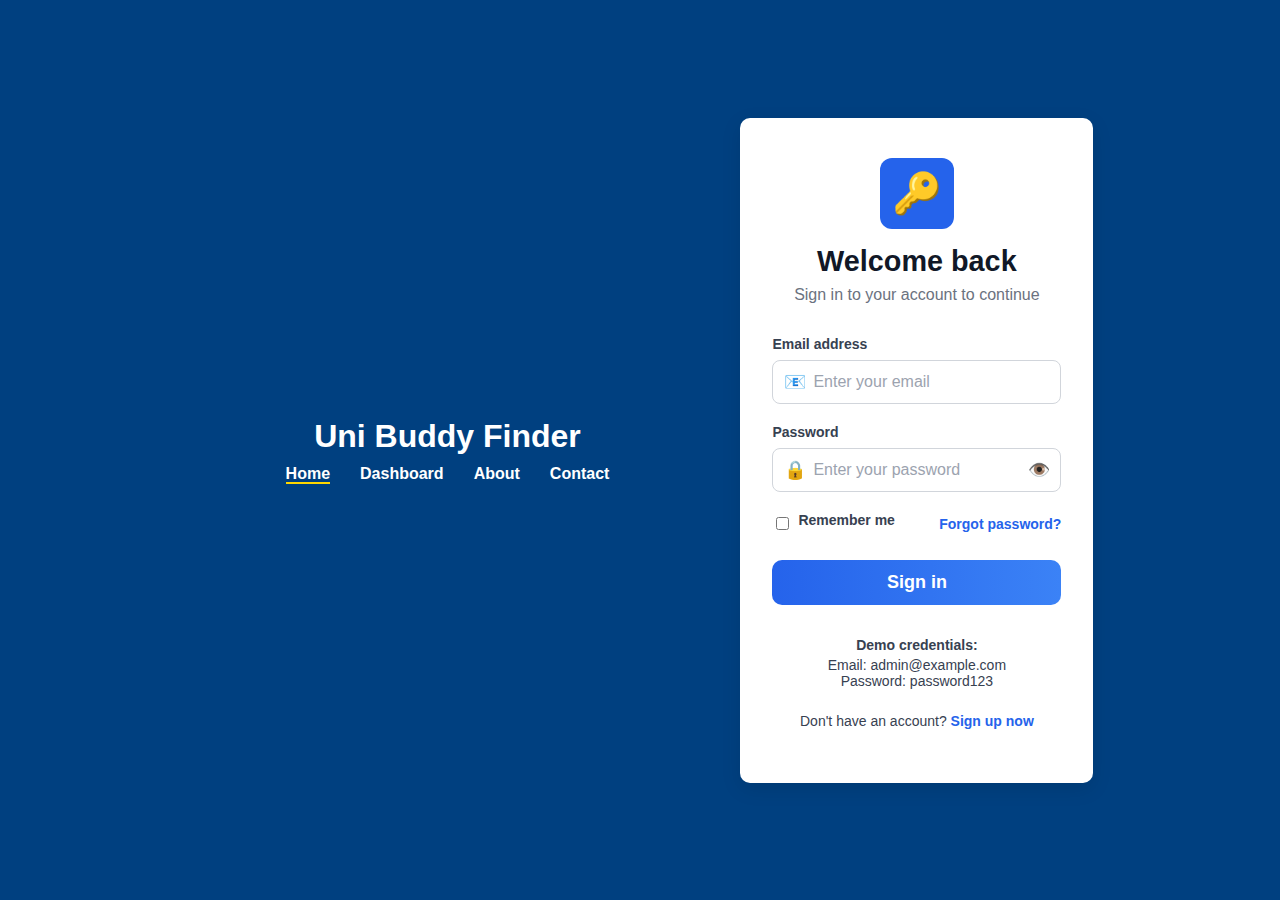
<file: index.html>
<!DOCTYPE html>
<html lang="en">
<head>
  <meta charset="UTF-8" />
  <meta name="viewport" content="width=device-width, initial-scale=1.0"/>
  <title>Uni buddy Finder</title>
  <link rel="stylesheet" href="style.css" />
</head>
<body>
  <header class="main-header">
    <h1 class="site-title"><i class="fas fa-user-friends"></i> Uni Buddy Finder</h1>  
    <nav>
      <ul>
        <li><a href ="signup.html" class="active"> Home</a></li>
        <li><a href="dashboard.html"> Dashboard</a></li>
        <li><a href ="about.html"> About</a></li>
        <li><a href ="form.html">Contact</a></li>
      </ul>
    </nav>
  </header>
    <div class="container">
    <div class="login-wrapper">
      <!-- Header -->
      <div class="header">
        <div class="logo">🔑</div>
        <h2>Welcome back</h2>
        <p>Sign in to your account to continue</p>
      </div>

      <!-- Form -->
      <div class="form-container">
        <form id="loginForm" class="login-form">
          <!-- General Error -->
          <div id="generalError" class="error-message general-error" style="display: none;">
            <p></p>
          </div>

          <!-- Email Field -->
          <div class="form-group">
            <label for="email">Email address</label>
            <div class="input-wrapper">
              <span class="input-icon">📧</span>
              <input 
                type="email" 
                id="email" 
                name="email" 
                placeholder="Enter your email"
                autocomplete="email"
              />
            </div>
            <div class="error-message" id="emailError" aria-live="polite"></div>
          </div>

          <!-- Password Field -->
          <div class="form-group">
            <label for="password">Password</label>
            <div class="input-wrapper">
              <span class="input-icon">🔒</span>
              <input 
                type="password" 
                id="password" 
                name="password" 
                placeholder="Enter your password"
                autocomplete="current-password"
              />
              <button type="button" class="password-toggle" id="passwordToggle">
                <span id="eyeIcon">👁️</span>
              </button>
            </div>
            <div class="error-message" id="passwordError" aria-live="polite"></div>
          </div>

          <!-- Remember Me & Forgot Password -->
          <div class="form-options">
            <div class="checkbox-wrapper">
              <input type="checkbox" id="rememberMe" name="rememberMe" />
              <label for="rememberMe">Remember me</label>
            </div>
            <a href="#" class="forgot-password" id="forgotPassword">Forgot password?</a>
          </div>

          <!-- Submit Button -->
          <button type="submit" class="submit-btn" id="submitBtn">
            <span class="btn-text">Sign in</span>
            <div class="loading-spinner" style="display: none;">
              <div class="spinner"></div>
              <span>Signing in...</span>
            </div>
          </button>
        </form>

        <!-- Demo Credentials -->
        <div class="demo-credentials">
          <p class="demo-title">Demo credentials:</p>
          <p class="demo-text">Email: admin@example.com</p>
          <p class="demo-text">Password: password123</p>
        </div>

        <!-- Sign Up Link -->
        <div class="signup-link">
          <p>Don't have an account? <a href="signup.html" id="signupLink">Sign up now</a></p>
        </div>
      </div>
    </div>
  </div>

  <!-- Scripts -->
  <script src="https://code.jquery.com/jquery-3.6.0.min.js"></script>
  <script src="script.js"></script>
</body>
</html>
</file>
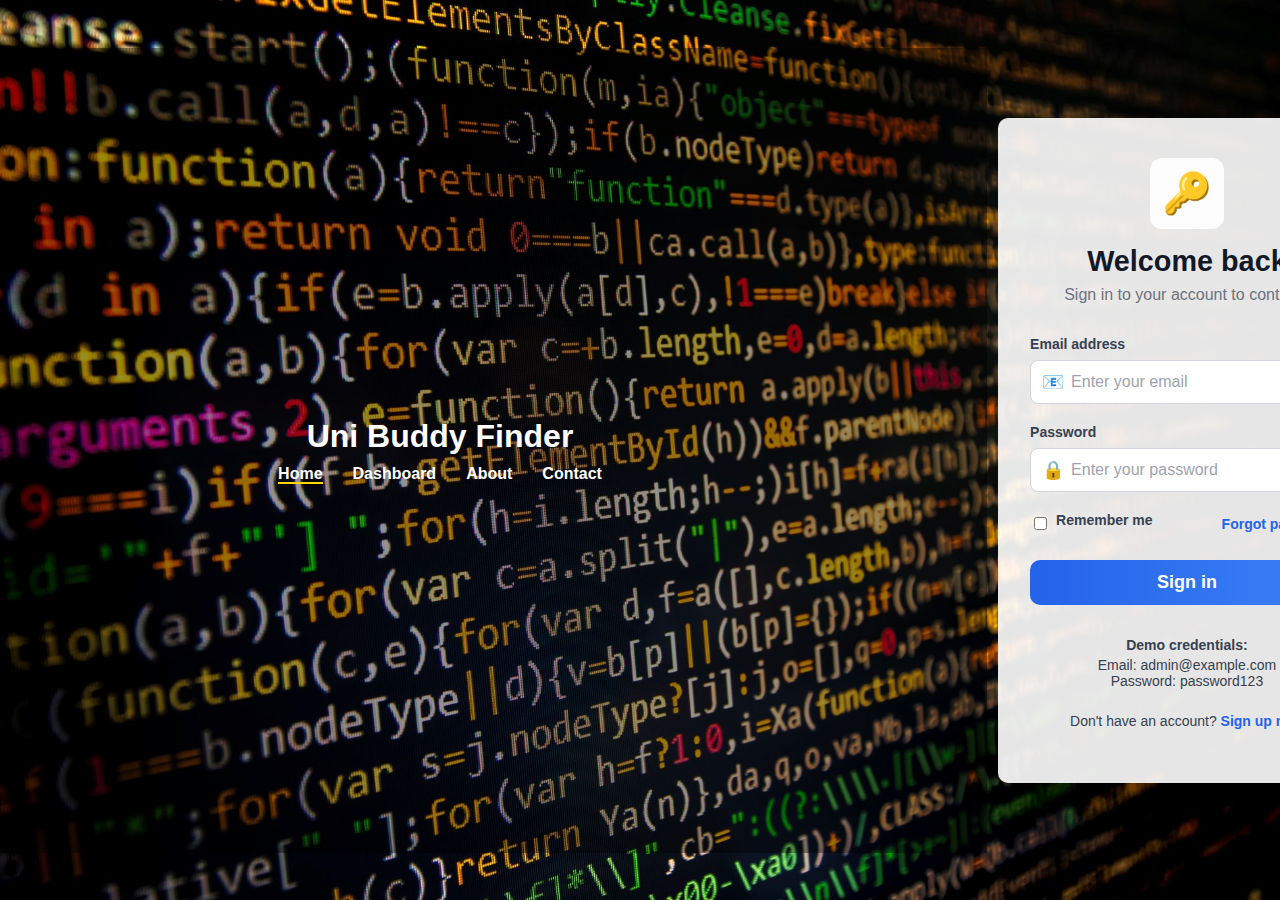
<file: html/index.html>
<!DOCTYPE html>
<html lang="en">
<head>
  <meta charset="UTF-8" />
  <meta name="viewport" content="width=device-width, initial-scale=1.0"/>
  <title>Uni buddy Finder</title>
  <link rel="stylesheet" href="../css/style.css" />
</head>
<body class="login-page">
  <header class="main-header">
    <h1 class="site-title"><i class="fas fa-user-friends"></i> Uni Buddy Finder</h1>  
    <nav>
      <ul>
        <li><a href ="signup.html" class="active"> Home</a></li>
        <li><a href="dashboard.html"> Dashboard</a></li>
        <li><a href ="about.html"> About</a></li>
        <li><a href ="form.html">Contact</a></li>
      </ul>
    </nav>
  </header>
    <div class="container">
    <div class="login-wrapper">
      <!-- Header -->
      <div class="header">
        <div class="logo">🔑</div>
        <h2>Welcome back</h2>
        <p>Sign in to your account to continue</p>
      </div>

      <!-- Form -->
      <div class="form-container">
        <form id="loginForm" class="login-form">
          <!-- General Error -->
          <div id="generalError" class="error-message general-error" style="display: none;">
            <p></p>
          </div>

          <!-- Email Field -->
          <div class="form-group">
            <label for="email">Email address</label>
            <div class="input-wrapper">
              <span class="input-icon">📧</span>
              <input 
                type="email" 
                id="email" 
                name="email" 
                placeholder="Enter your email"
                autocomplete="email"
              />
            </div>
            <div class="error-message" id="emailError" aria-live="polite"></div>
          </div>

          <!-- Password Field -->
          <div class="form-group">
            <label for="password">Password</label>
            <div class="input-wrapper">
              <span class="input-icon">🔒</span>
              <input 
                type="password" 
                id="password" 
                name="password" 
                placeholder="Enter your password"
                autocomplete="current-password"
              />
              <button type="button" class="password-toggle" id="passwordToggle">
                <span id="eyeIcon">👁️</span>
              </button>
            </div>
            <div class="error-message" id="passwordError" aria-live="polite"></div>
          </div>

          <!-- Remember Me & Forgot Password -->
          <div class="form-options">
            <div class="checkbox-wrapper">
              <input type="checkbox" id="rememberMe" name="rememberMe" />
              <label for="rememberMe">Remember me</label>
            </div>
            <a href="#" class="forgot-password" id="forgotPassword">Forgot password?</a>
          </div>

          <!-- Submit Button -->
          <button type="submit" class="submit-btn" id="submitBtn">
            <span class="btn-text">Sign in</span>
            <div class="loading-spinner" style="display: none;">
              <div class="spinner"></div>
              <span>Signing in...</span>
            </div>
          </button>
        </form>

        <!-- Demo Credentials -->
        <div class="demo-credentials">
          <p class="demo-title">Demo credentials:</p>
          <p class="demo-text">Email: admin@example.com</p>
          <p class="demo-text">Password: password123</p>
        </div>

        <!-- Sign Up Link -->
        <div class="signup-link">
          <p>Don't have an account? <a href="html/signup.html" id="signupLink">Sign up now</a></p>
        </div>
      </div>
    </div>
  </div>

  <!-- Scripts -->
  <script src="https://code.jquery.com/jquery-3.6.0.min.js"></script>
  <script src="../js/script.js"></script>
</body>
</html>
</file>
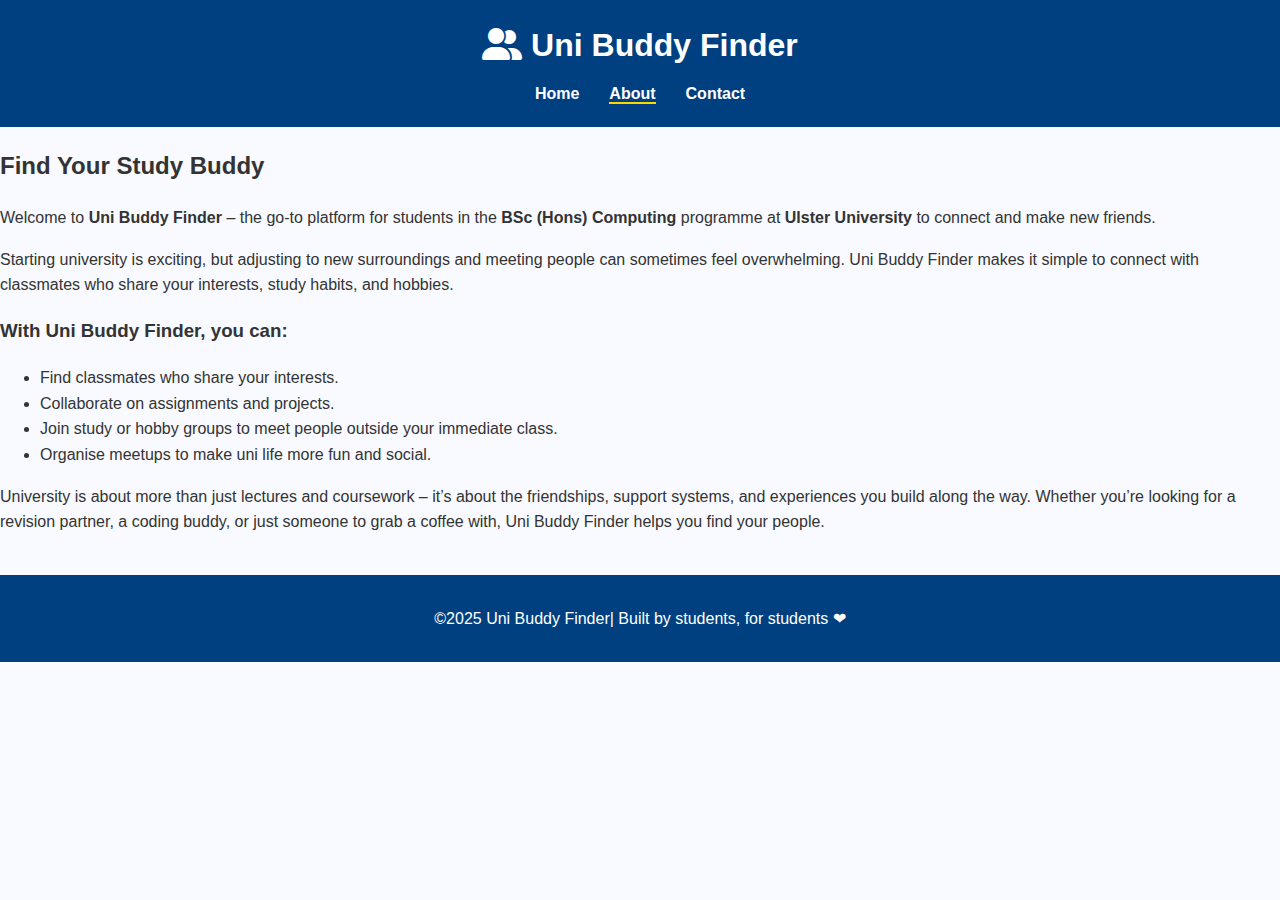
<file: about.html>
<!DOCTYPE html>
<html lang="en">
<head>
  <meta charset="UTF-8" />
  <meta name="viewport" content="width=device-width, initial-scale=1.0" />
  <title>Uni Buddy Finder</title>
  <link rel="stylesheet" href="about.css" />
  <link rel="stylesheet" href="https://cdnjs.cloudflare.com/ajax/libs/font-awesome/6.4.0/css/all.min.css"/>
  <!-- Include jQuery -->
  <script src="https://code.jquery.com/jquery-3.6.0.min.js"></script>
  <script src="about.js" defer></script>
</head>
<body>
  <header class="main-header">
    <h1 class="site-title"><i class="fas fa-user-friends"></i> Uni Buddy Finder</h1>
    <nav>
      <ul>
        <li><a href="signin.html" >Home</a></li>
        <li><a href="about.html" class="active">About</a></li>
        <li><a href="form.html">Contact</a></li>
      </ul>
    </nav>
  </header>

  <main>
    <section>
      <h2>Find Your Study Buddy</h2>
      <p>
        Welcome to <strong>Uni Buddy Finder</strong> – the go-to platform for students in the
        <strong>BSc (Hons) Computing</strong> programme at <strong>Ulster University</strong> to
        connect and make new friends.
      </p>
      <p>
        Starting university is exciting, but adjusting to new surroundings and meeting people can sometimes feel overwhelming.
        Uni Buddy Finder makes it simple to connect with classmates who share your interests, study habits, and hobbies.
      </p>
      <h3>With Uni Buddy Finder, you can:</h3>
      <ul>
        <li>Find classmates who share your interests.</li>
        <li>Collaborate on assignments and projects.</li>
        <li>Join study or hobby groups to meet people outside your immediate class.</li>
        <li>Organise meetups to make uni life more fun and social.</li>
      </ul>
      <p>
        University is about more than just lectures and coursework – it’s about the friendships, support systems,
        and experiences you build along the way. Whether you’re looking for a revision partner, a coding buddy,
        or just someone to grab a coffee with, Uni Buddy Finder helps you find your people.
      </p>
    </section>
  </main>

  <footer>
    <p>&copy;2025 Uni Buddy Finder| Built by students, for students ❤</p>
  </footer>
</body>
</html>
</file>
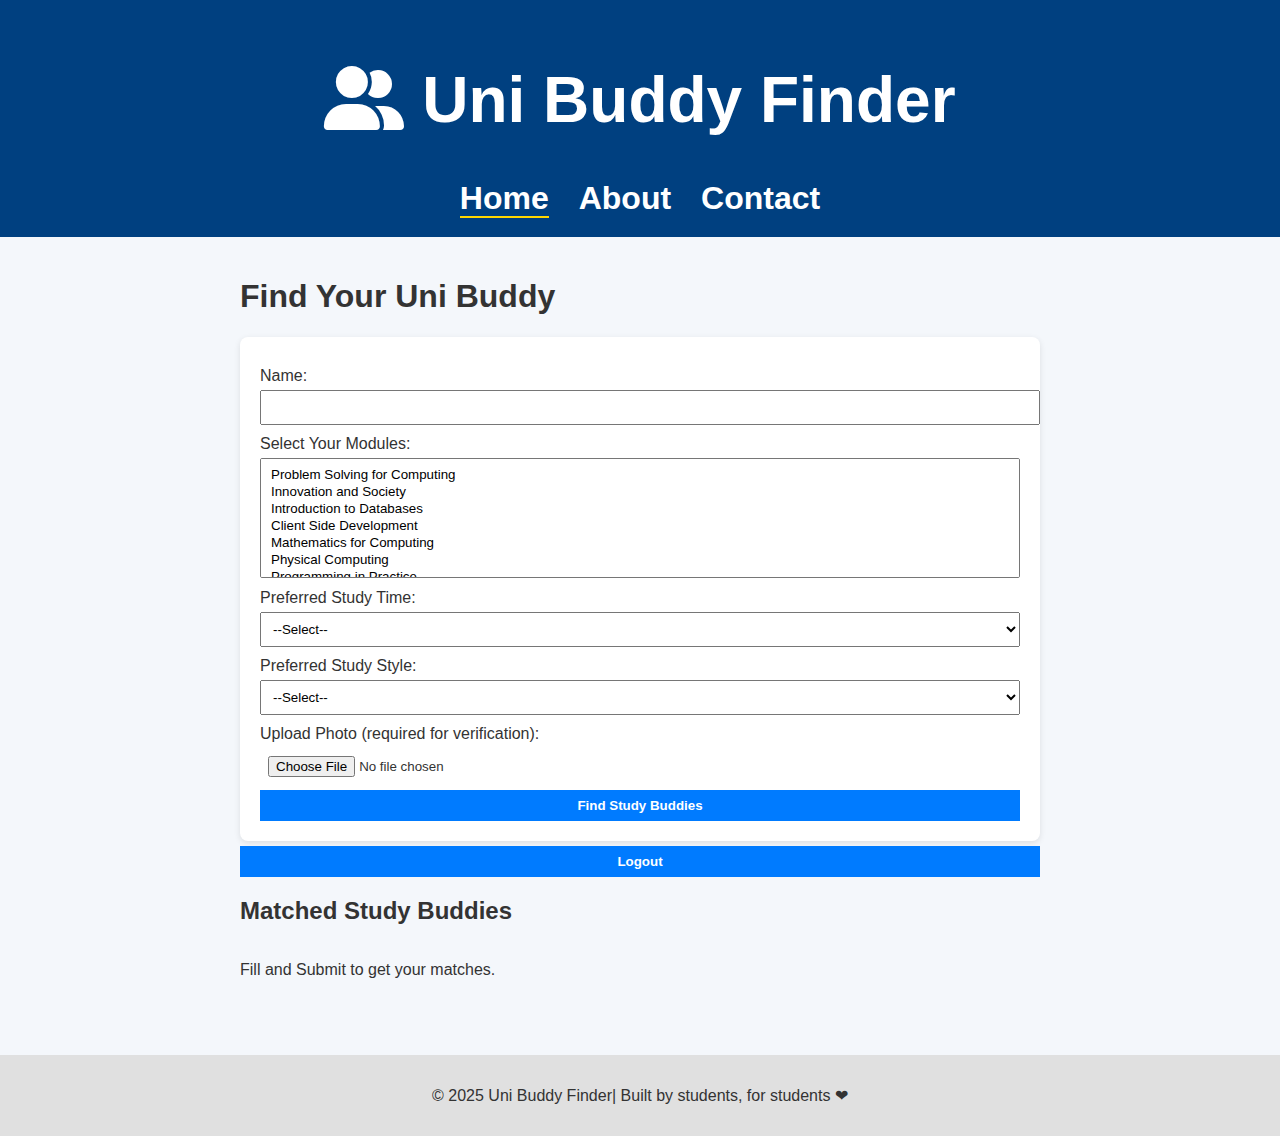
<file: dashboard.html>
<!DOCTYPE html>
<html lang="en">
<head>
  <meta charset="UTF-8" />
  <meta name="viewport" content="width=device-width, initial-scale=1.0"/>
  <title>Uni Buddy Finder</title>
  <link rel="stylesheet" href="dashboard.css" />
  <link rel="stylesheet" href="https://cdnjs.cloudflare.com/ajax/libs/font-awesome/6.4.0/css/all.min.css"/>
  <script src="https://code.jquery.com/jquery-3.6.0.min.js"></script>
  <script src="dashboard.js"></script>
</head>
<body>
  <header class="main-header">
    <h1 class="site-title"><i class="fas fa-user-friends"></i> Uni Buddy Finder</h1>  
    <nav>
      <ul>
        <li><a href ="signin.html" class="active"> Home</a></li>
        <li><a href ="about.html"> About</a></li>
        <li><a href ="form.html">Contact</a></li>
      </ul>
    </nav>
  </header>
  <main>
    <h1>Find Your Uni Buddy</h1>

    <form id="profile-form" class="form-section" enctype="multipart/form-data">
      <label for="name">Name:</label>
      <input type="text" id="name" name="name" />

      <label for="modules">Select Your Modules:</label>
      <select id="modules" name="modules" multiple size="6">
        <option value="COM161">Problem Solving for Computing</option>
        <option value="COM188">Innovation and Society</option>
        <option value="COM123">Introduction to Databases</option>
        <option value="COM125">Client Side Development</option>
        <option value="COM115">Mathematics for Computing</option>
        <option value="COM130">Physical Computing</option>
        <option value="COM120">Programming in Practice</option>
        <option value="COM240">Systems Security</option>
        <option value="COM245">Computer Networking</option>
        <option value="COM250">Data Analytics</option>
        <option value="COM260">Server Side Development</option>
        <option value="COM270">Software Product & Process Management</option>
        <option value="COM310">Full Stack Strategies & Development</option>
        <option value="COM315">Cloud Native Development</option>
        <option value="COM320">Computing Systems Project</option>
        <option value="COM325">Artificial Intelligence</option>
        <option value="COM330">Embedded Systems</option>
      </select>

      <label for="studyTime">Preferred Study Time:</label>
      <select id="studyTime" name="studyTime">
        <option value="">--Select--</option>
        <option value="Morning">Morning</option>
        <option value="Afternoon">Afternoon</option>
        <option value="Evening">Evening</option>
      </select>

      <label for="studyStyle">Preferred Study Style:</label>
      <select id="studyStyle" name="studyStyle">
        <option value="">--Select--</option>
        <option value="Solo">Solo</option>
        <optgroup label="Group">
          <option value="2">Group of 2</option>
          <option value="3">Group of 3</option>
          <option value="4">Group of 4</option>
        </optgroup>
      </select>

      <label for="photo">Upload Photo (required for verification):</label>
      <input type="file" id="photo" name="photo" accept="image/*" />

      <button type="submit">Find Study Buddies</button>
    </form>

    <div id="verification-message"></div>

    <button id="logoutBtn">Logout</button>

    <section>
      <h2>Matched Study Buddies</h2>
      <div id="matches-container">
        <p>Fill and Submit to get your matches.</p>
      </div>
    </section>
  </main>

  <footer>
    <p>&copy; 2025 Uni Buddy Finder| Built by students, for students ❤</p>
  </footer>

</body>
</html>
</file>
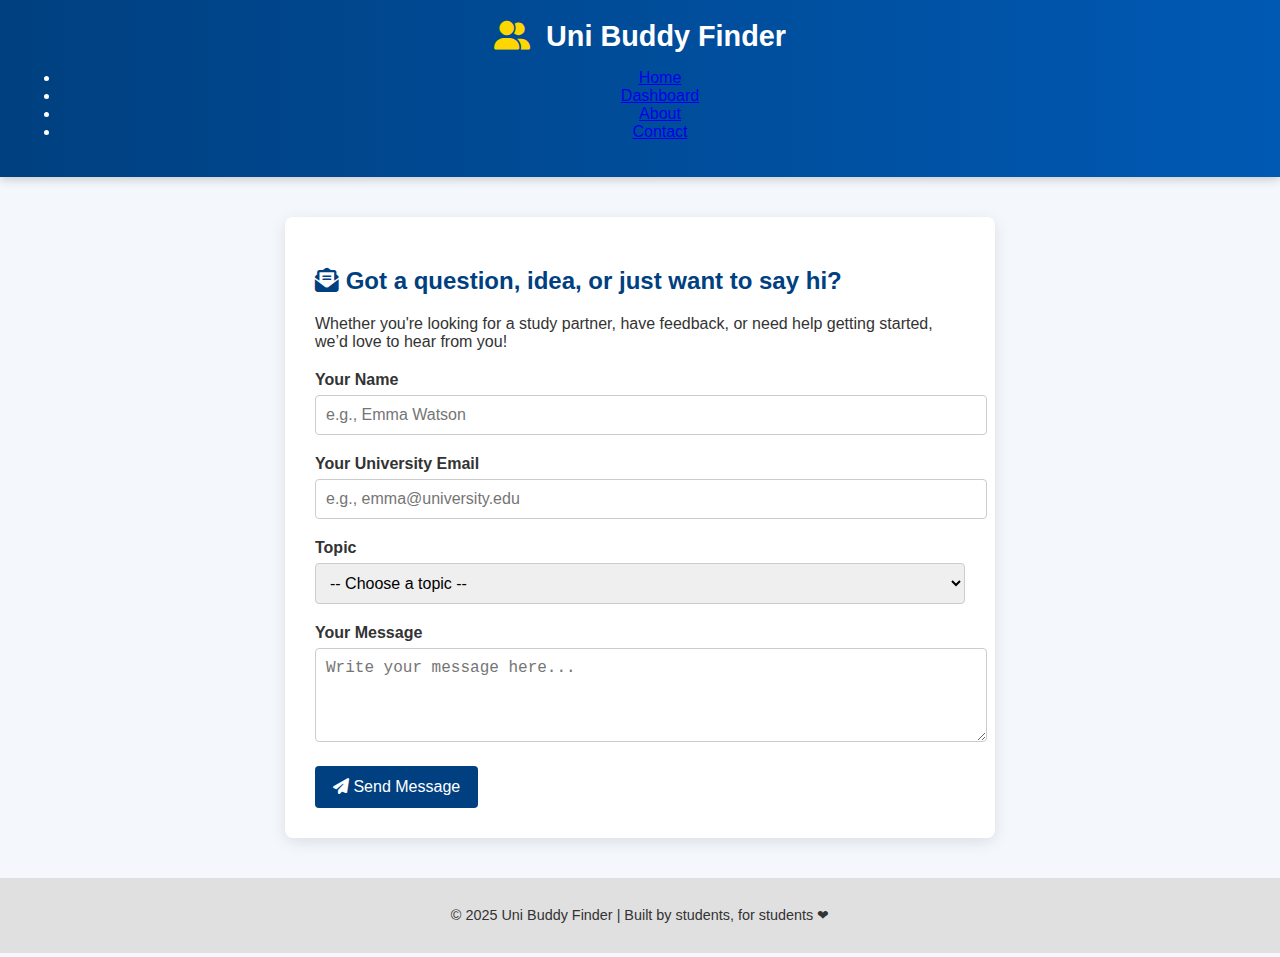
<file: form.html>
<!DOCTYPE html>
<html lang="en">
<head>
  <meta charset="UTF-8" />
  <meta name="viewport" content="width=device-width, initial-scale=1.0"/>
  <title>Contact Us - Uni Buddy Finder</title>
  <link rel="stylesheet" href="form.css" />
  <link rel="stylesheet" href="https://cdnjs.cloudflare.com/ajax/libs/font-awesome/6.4.0/css/all.min.css" />
  <script src="https://code.jquery.com/jquery-3.6.0.min.js"></script>
  <script src="form.js" defer></script>
</head>
<body>
  <header class="main-header">
    <h1 class="site-title"><i class="fas fa-user-friends"></i> Uni Buddy Finder</h1>
    <nav>
      <ul>
        <li><a href ="index.html" > Home</a></li>
        <li><a href="dashboard.html"> Dashboard</a></li>
        <li><a href ="about.html"> About</a></li>
        <li><a href ="form.html" class="active">Contact</a></li>
      </ul>
    </nav>
  </header>

  <main>
    <section class="contact-section">
      <h2><i class="fas fa-envelope-open-text"></i> Got a question, idea, or just want to say hi?</h2>
      <p class="intro-text">Whether you're looking for a study partner, have feedback, or need help getting started, we’d love to hear from you!</p>

      <form id="contactForm">
        <div class="form-group">
          <label for="yourName">Your Name</label>
          <input type="text" id="yourName" name="yourName" placeholder="e.g., Emma Watson" required />
        </div>

        <div class="form-group">
          <label for="yourEmail">Your University Email</label>
          <input type="email" id="yourEmail" name="yourEmail" placeholder="e.g., emma@university.edu" required />
        </div>

        <div class="form-group">
          <label for="topic">Topic</label>
          <select id="topic" name="topic" required>
            <option value="">-- Choose a topic --</option>
            <option value="partner">I need help finding a study buddy</option>
            <option value="feedback">I have feedback about the site</option>
            <option value="question">I have a question</option>
            <option value="other">Something else!</option>
          </select>
        </div>

        <div class="form-group">
          <label for="yourMessage">Your Message</label>
          <textarea id="yourMessage" name="yourMessage" rows="4" placeholder="Write your message here..." required></textarea>
        </div>

        <button type="submit"><i class="fas fa-paper-plane"></i> Send Message</button>
        <p id="formSuccess" class="success-message">🎉 Thanks for reaching out! We’ll get back to you faster than you can brew a cup of coffee ☕</p>
      </form>
    </section>
  </main>

  <footer>
    <p>&copy; 2025 Uni Buddy Finder | Built by students, for students ❤</p>
  </footer>

  <button id="backToTop" title="Go to top"><i class="fas fa-arrow-up"></i></button>
</body>
</html>
</file>
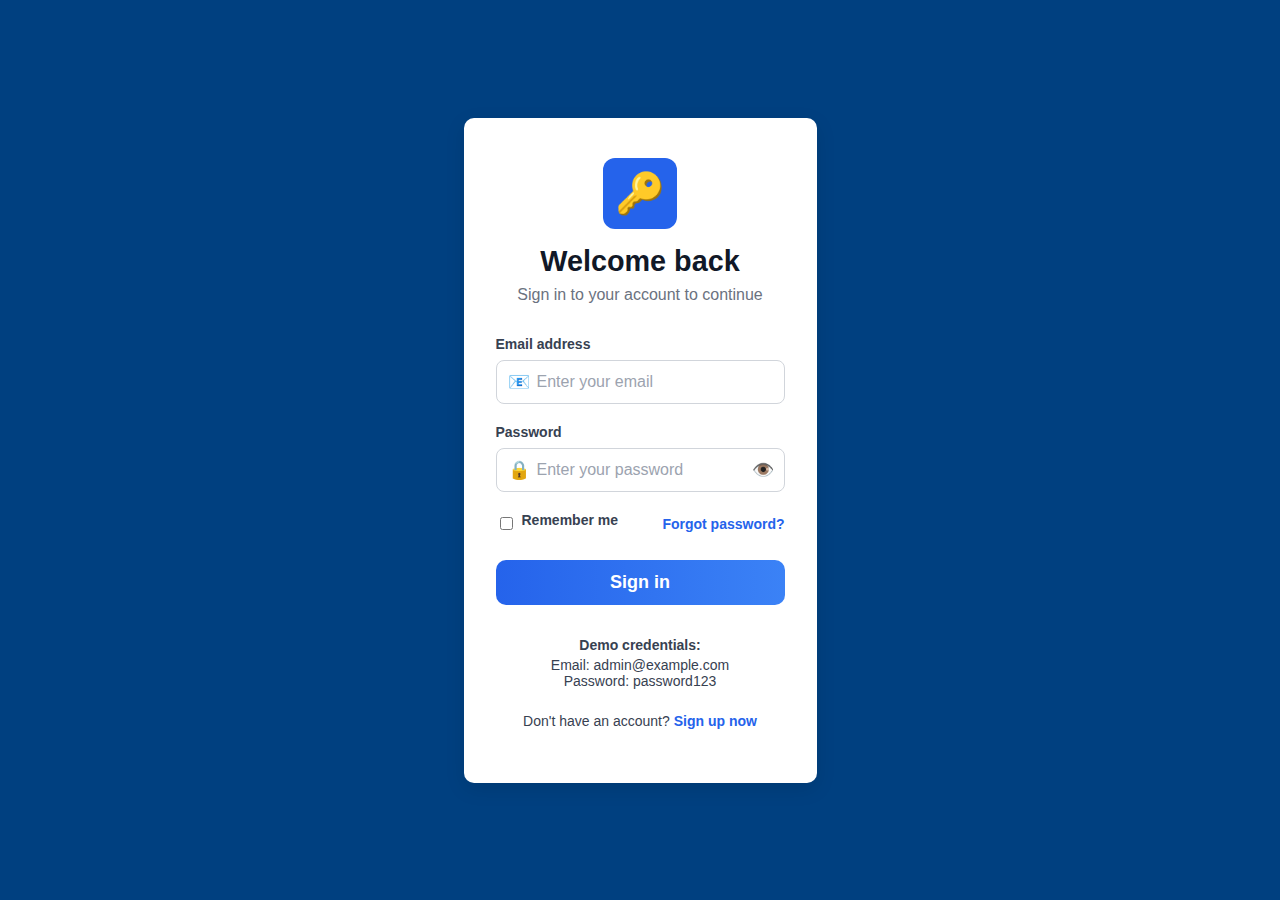
<file: signin.html>
<!DOCTYPE html>
<html lang="en">
<head>
  <meta charset="UTF-8" />
  <meta name="viewport" content="width=device-width, initial-scale=1.0"/>
  <title>Uni buddy Finder</title>
  <link rel="stylesheet" href="style.css" />
</head>
<body>
  <div class="container">
    <div class="login-wrapper">
      <!-- Header -->
      <div class="header">
        <div class="logo">🔑</div>
        <h2>Welcome back</h2>
        <p>Sign in to your account to continue</p>
      </div>

      <!-- Form -->
      <div class="form-container">
        <form id="loginForm" class="login-form">
          <!-- General Error -->
          <div id="generalError" class="error-message general-error" style="display: none;">
            <p></p>
          </div>

          <!-- Email Field -->
          <div class="form-group">
            <label for="email">Email address</label>
            <div class="input-wrapper">
              <span class="input-icon">📧</span>
              <input 
                type="email" 
                id="email" 
                name="email" 
                placeholder="Enter your email"
                autocomplete="email"
              />
            </div>
            <div class="error-message" id="emailError" aria-live="polite"></div>
          </div>

          <!-- Password Field -->
          <div class="form-group">
            <label for="password">Password</label>
            <div class="input-wrapper">
              <span class="input-icon">🔒</span>
              <input 
                type="password" 
                id="password" 
                name="password" 
                placeholder="Enter your password"
                autocomplete="current-password"
              />
              <button type="button" class="password-toggle" id="passwordToggle">
                <span id="eyeIcon">👁️</span>
              </button>
            </div>
            <div class="error-message" id="passwordError" aria-live="polite"></div>
          </div>

          <!-- Remember Me & Forgot Password -->
          <div class="form-options">
            <div class="checkbox-wrapper">
              <input type="checkbox" id="rememberMe" name="rememberMe" />
              <label for="rememberMe">Remember me</label>
            </div>
            <a href="#" class="forgot-password" id="forgotPassword">Forgot password?</a>
          </div>

          <!-- Submit Button -->
          <button type="submit" class="submit-btn" id="submitBtn">
            <span class="btn-text">Sign in</span>
            <div class="loading-spinner" style="display: none;">
              <div class="spinner"></div>
              <span>Signing in...</span>
            </div>
          </button>
        </form>

        <!-- Demo Credentials -->
        <div class="demo-credentials">
          <p class="demo-title">Demo credentials:</p>
          <p class="demo-text">Email: admin@example.com</p>
          <p class="demo-text">Password: password123</p>
        </div>

        <!-- Sign Up Link -->
        <div class="signup-link">
          <p>Don't have an account? <a href="signup.html" id="signupLink">Sign up now</a></p>
        </div>
      </div>
    </div>
  </div>

  <!-- Scripts -->
  <script src="https://code.jquery.com/jquery-3.6.0.min.js"></script>
  <script src="script.js"></script>
</body>
</html>
</file>
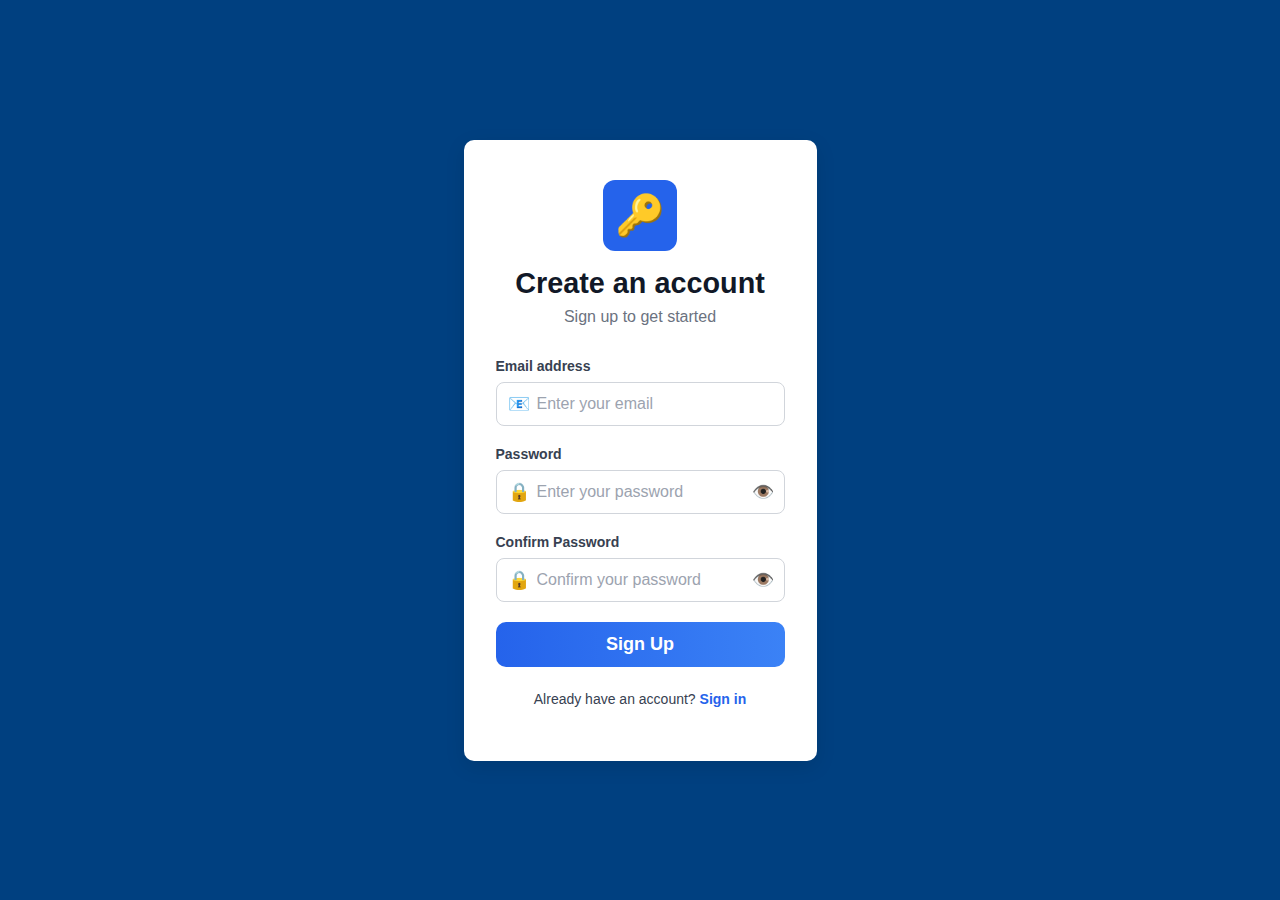
<file: signup.html>
<!DOCTYPE html>
<html lang="en">
<head>
  <meta charset="UTF-8" />
  <meta name="viewport" content="width=device-width, initial-scale=1" />
  <title>Uni Buddy Finder</title>
  <link rel="stylesheet" href="style.css" />
</head>
<body>
  <div class="container">
    <div class="login-wrapper">
      <!-- Header -->
      <div class="header">
        <div class="logo">🔑</div>
        <h2>Create an account</h2>
        <p>Sign up to get started</p>
      </div>

      <!-- Sign Up Form -->
      <div class="form-container">
        <form id="signupForm" class="login-form">
          <!-- General Error -->
          <div id="generalError" class="error-message general-error" style="display: none;">
            <p></p>
          </div>

          <!-- Email -->
          <div class="form-group">
            <label for="email">Email address</label>
            <div class="input-wrapper">
              <span class="input-icon">📧</span>
              <input
                type="email"
                id="email"
                name="email"
                placeholder="Enter your email"
                autocomplete="email"
              />
            </div>
            <div class="error-message" id="emailError" aria-live="polite"></div>
          </div>

          <!-- Password -->
          <div class="form-group">
            <label for="password">Password</label>
            <div class="input-wrapper">
              <span class="input-icon">🔒</span>
              <input
                type="password"
                id="password"
                name="password"
                placeholder="Enter your password"
                autocomplete="new-password"
              />
              <button type="button" class="password-toggle" id="passwordToggle">
                <span id="eyeIcon">👁️</span>
              </button>
            </div>
            <div class="error-message" id="passwordError" aria-live="polite"></div>
          </div>

          <!-- Confirm Password -->
          <div class="form-group">
            <label for="confirmPassword">Confirm Password</label>
            <div class="input-wrapper">
              <span class="input-icon">🔒</span>
              <input
                type="password"
                id="confirmPassword"
                name="confirmPassword"
                placeholder="Confirm your password"
                autocomplete="new-password"
              />
              <button type="button" class="password-toggle" id="confirmPasswordToggle">
                <span id="eyeIconConfirm">👁️</span>
              </button>
            </div>
            <div class="error-message" id="confirmPasswordError" aria-live="polite"></div>
          </div>

          <!-- Submit Button -->
          <button type="submit" class="submit-btn" id="submitBtn">
            <span class="btn-text">Sign Up</span>
            <div class="loading-spinner" style="display: none;">
              <div class="spinner"></div>
              <span>Creating account...</span>
            </div>
          </button>
        </form>

        <!-- Login Link -->
        <div class="signup-link">
          <p>Already have an account? <a href="index.html" id="loginLink">Sign in</a></p>
        </div>
      </div>
    </div>
  </div>

  <!-- Scripts -->
  <script src="https://code.jquery.com/jquery-3.6.0.min.js"></script>
  <script src="signup-script.js"></script>
</body>
</html>
</file>
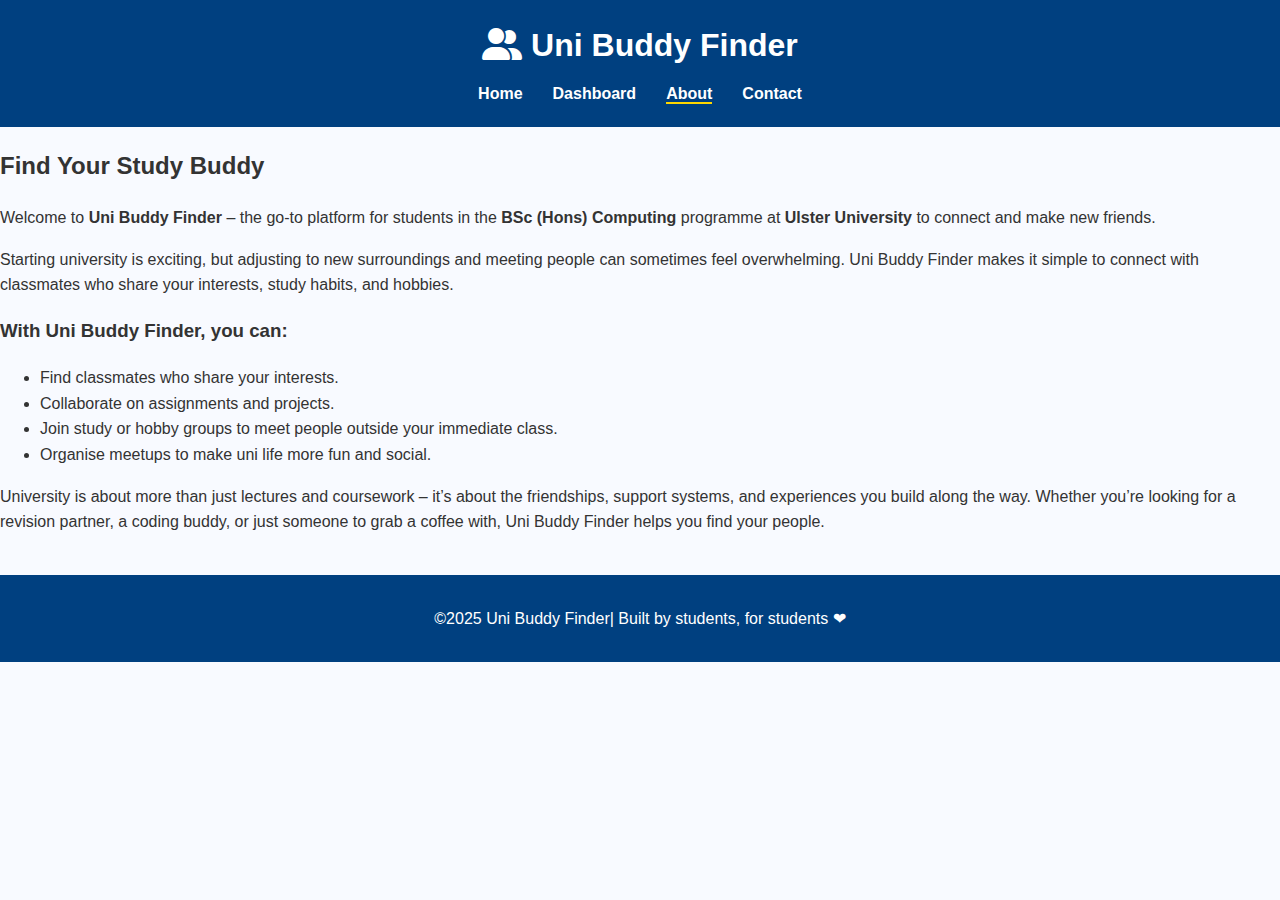
<file: html/about.html>
<!DOCTYPE html>
<html lang="en">
<head>
  <meta charset="UTF-8" />
  <meta name="viewport" content="width=device-width, initial-scale=1.0" />
  <title>Uni Buddy Finder</title>
  <link rel="stylesheet" href="../css/about.css" />
  <link rel="stylesheet" href="https://cdnjs.cloudflare.com/ajax/libs/font-awesome/6.4.0/css/all.min.css"/>
  <!-- Include jQuery -->
  <script src="https://code.jquery.com/jquery-3.6.0.min.js"></script>
</head>
<body>
  <header class="main-header">
    <h1 class="site-title"><i class="fas fa-user-friends"></i> Uni Buddy Finder</h1>
    <nav>
      <ul>
        <li><a href="index.html" >Home</a></li>
        <li><a href="dashboard.html"> Dashboard</a></li>
        <li><a href="about.html" class="active">About</a></li>
        <li><a href="form.html">Contact</a></li>
      </ul>
    </nav>
  </header>

  <main>
    <section>
      <h2>Find Your Study Buddy</h2>
      <p>
        Welcome to <strong>Uni Buddy Finder</strong> – the go-to platform for students in the
        <strong>BSc (Hons) Computing</strong> programme at <strong>Ulster University</strong> to
        connect and make new friends.
      </p>
      <p>
        Starting university is exciting, but adjusting to new surroundings and meeting people can sometimes feel overwhelming.
        Uni Buddy Finder makes it simple to connect with classmates who share your interests, study habits, and hobbies.
      </p>
      <h3>With Uni Buddy Finder, you can:</h3>
      <ul>
        <li>Find classmates who share your interests.</li>
        <li>Collaborate on assignments and projects.</li>
        <li>Join study or hobby groups to meet people outside your immediate class.</li>
        <li>Organise meetups to make uni life more fun and social.</li>
      </ul>
      <p>
        University is about more than just lectures and coursework – it’s about the friendships, support systems,
        and experiences you build along the way. Whether you’re looking for a revision partner, a coding buddy,
        or just someone to grab a coffee with, Uni Buddy Finder helps you find your people.
      </p>
    </section>
  </main>

  <footer>
    <p>&copy;2025 Uni Buddy Finder| Built by students, for students ❤</p>
  </footer>
</body>
</html>
</file>
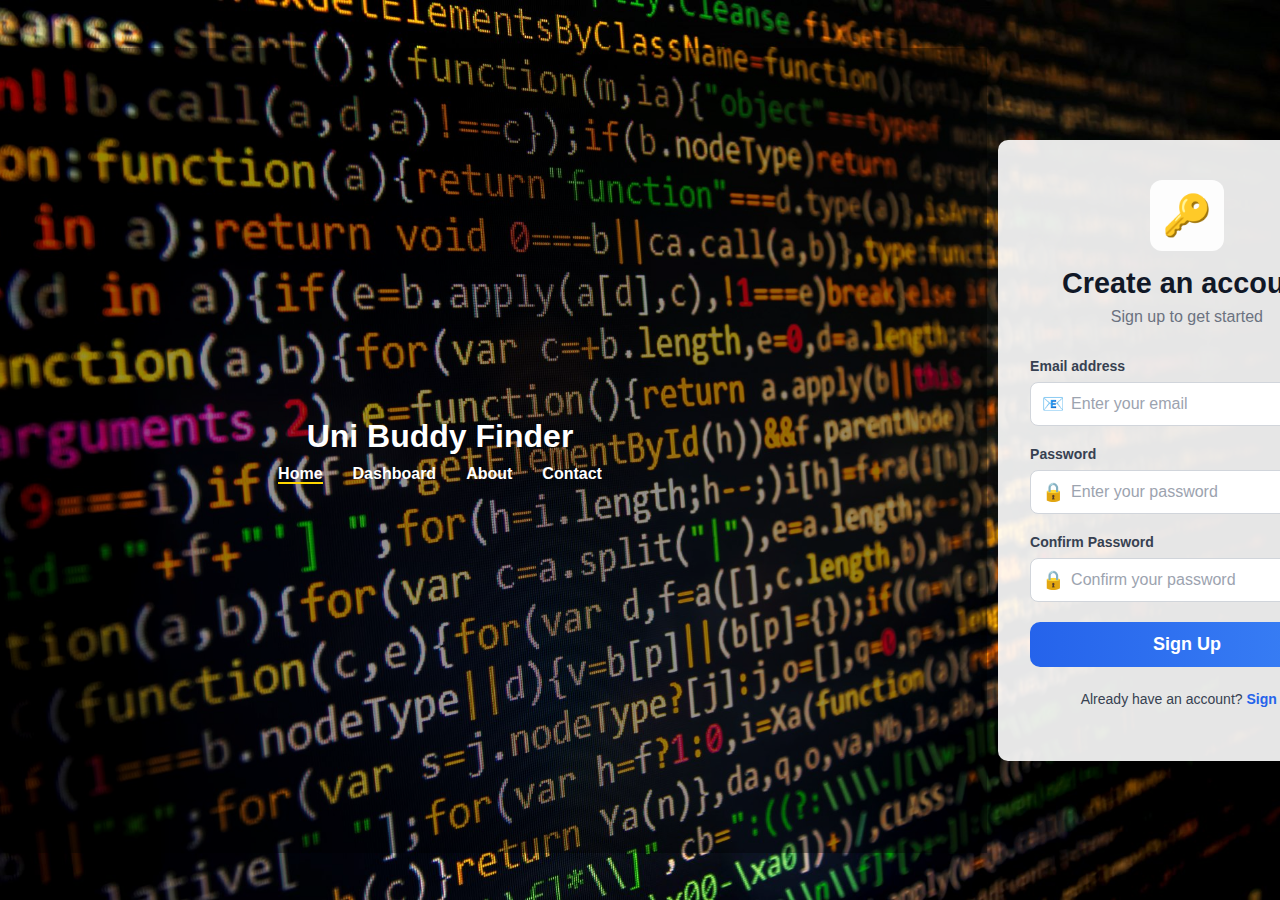
<file: html/signup.html>
<!DOCTYPE html>
<html lang="en">
<head>
  <meta charset="UTF-8" />
  <meta name="viewport" content="width=device-width, initial-scale=1" />
  <title>Uni Buddy Finder</title>
  <link rel="stylesheet" href="../css/style.css" />
</head>
<body class="login-page">
  <header class="main-header">
    <h1 class="site-title"><i class="fas fa-user-friends"></i> Uni Buddy Finder</h1>  
    <nav>
      <ul>
        <li><a href ="signup.html" class="active"> Home</a></li>
        <li><a href="dashboard.html"> Dashboard</a></li>
        <li><a href ="about.html"> About</a></li>
        <li><a href ="form.html">Contact</a></li>
      </ul>
    </nav>
  </header>
  <div class="container">
    <div class="login-wrapper">
      <!-- Header -->
      <div class="header">
        <div class="logo">🔑</div>
        <h2>Create an account</h2>
        <p>Sign up to get started</p>
      </div>

      <!-- Sign Up Form -->
      <div class="form-container">
        <form id="signupForm" class="login-form">
          <!-- General Error -->
          <div id="generalError" class="error-message general-error" style="display: none;">
            <p></p>
          </div>

          <!-- Email -->
          <div class="form-group">
            <label for="email">Email address</label>
            <div class="input-wrapper">
              <span class="input-icon">📧</span>
              <input
                type="email"
                id="email"
                name="email"
                placeholder="Enter your email"
                autocomplete="email"
              />
            </div>
            <div class="error-message" id="emailError" aria-live="polite"></div>
          </div>

          <!-- Password -->
          <div class="form-group">
            <label for="password">Password</label>
            <div class="input-wrapper">
              <span class="input-icon">🔒</span>
              <input
                type="password"
                id="password"
                name="password"
                placeholder="Enter your password"
                autocomplete="new-password"
              />
              <button type="button" class="password-toggle" id="passwordToggle">
                <span id="eyeIcon">👁️</span>
              </button>
            </div>
            <div class="error-message" id="passwordError" aria-live="polite"></div>
          </div>

          <!-- Confirm Password -->
          <div class="form-group">
            <label for="confirmPassword">Confirm Password</label>
            <div class="input-wrapper">
              <span class="input-icon">🔒</span>
              <input
                type="password"
                id="confirmPassword"
                name="confirmPassword"
                placeholder="Confirm your password"
                autocomplete="new-password"
              />
              <button type="button" class="password-toggle" id="confirmPasswordToggle">
                <span id="eyeIconConfirm">👁️</span>
              </button>
            </div>
            <div class="error-message" id="confirmPasswordError" aria-live="polite"></div>
          </div>

          <!-- Submit Button -->
          <button type="submit" class="submit-btn" id="submitBtn">
            <span class="btn-text">Sign Up</span>
            <div class="loading-spinner" style="display: none;">
              <div class="spinner"></div>
              <span>Creating account...</span>
            </div>
          </button>
        </form>

        <!-- Login Link -->
        <div class="signup-link">
          <p>Already have an account? <a href="dashboard.html" id="loginLink">Sign in</a></p>
        </div>
      </div>
    </div>
  </div>

  <!-- Scripts -->
  <script src="https://code.jquery.com/jquery-3.6.0.min.js"></script>
  <script src="../js/signup-script.js"></script>
</body>
</html>
</file>
<file: about.css>
/* General Page Styling */
body {
  font-family: Arial, sans-serif;
  margin: 0;
  padding: 0;
  background-color: #f8faff;
  color: #333;
  line-height: 1.6;
}

/* Header */
.main-header {
  background-color: #004080;
  color: white;
  padding: 20px;
  text-align: center;
}

.site-title {
  margin: 0;
  font-size: 2em;
}

/* Navigation */
nav ul {
  list-style: none;
  padding: 0;
  margin: 10px 0 0;
  display: flex;
  justify-content: center;
}

nav ul li {
  margin: 0 15px;
}

nav ul li a {
  color: white;
  text-decoration: none;
  font-weight: bold;
  transition: color 0.3s ease;
}

nav ul li a:hover {
  color: #ffd700;
}

nav ul li a.active {
  border-bottom: 2px solid #ffd700;
}

/* About Section */
.about-container {
  max-width: 900px;
  margin: 40px auto;
  background: white;
  padding: 30px;
  border-radius: 8px;
  box-shadow: 0 2px 10px rgba(0,0,0,0.1);
}

.about-container h2 {
  color: #004080;
  margin-bottom: 15px;
}

.about-container p {
  margin-bottom: 15px;
}

/* Footer */
footer {
  text-align: center;
  padding: 15px;
  background-color: #004080;
  color: white;
  margin-top: 40px;
}
</file>
<file: dashboard.css>
body {
  font-family: Arial, sans-serif;
  margin: 0;
  padding: 0;
  background: #f4f7fb url('https://www.transparenttextures.com/patterns/cubes.png');
  color: #333;
}

main {
  max-width: 800px;
  margin: auto;
  padding: 20px;
}
/* Dashboard header */
.main-header {
  background-color: #004080; /* same as About page */
  color: white;
  padding: 20px;
  text-align: center;
  font-size: 2em;       /* same font size */
  font-weight: bold;
  margin: 0;
}

/* Dashboard navigation */
nav ul {
  list-style: none;
  padding: 0;
  margin: 10px 0 0;   /* same margin */
  display: flex;
  justify-content: center;
}

nav ul li {
  margin: 0 15px;
}

nav ul li a {
  color: white;
  text-decoration: none;
  font-weight: bold;
  transition: color 0.3s ease;
  font-size: 1em;   /* ensure same font size */
}

nav ul li a:hover {
  color: #ffd700;
}

nav ul li a.active {
  border-bottom: 2px solid #ffd700;
}
form {
  background: white;
  padding: 20px;
  border-radius: 8px;
  box-shadow: 0 2px 6px rgba(0,0,0,0.1);
}

label {
  display: block;
  margin-top: 10px;
}

input, select, button {
  width: 100%;
  padding: 8px;
  margin-top: 5px;
}


button {
  background: #007bff;
  border: none;
  color: white;
  font-weight: bold;
  cursor: pointer;
}

button:hover {
  background: #0056b3;
}

footer{
  background-color: #e0e0e0;
  text-align: center;
  padding: 15px;
  margin-top: 40px;
  font-size: 0.9 rem;
}

#matches-container {
  margin-top: 20px;
  display: flex;
  flex-wrap: wrap;
  gap: 15px;
}

.match-card {
  background: white;
  padding: 10px;
  border-radius: 6px;
  box-shadow: 0 1px 4px rgba(0,0,0,0.1);
  text-align: center;
}
</file>
<file: form.css>
body {
  font-family: 'Segoe UI', Tahoma, Geneva, Verdana, sans-serif;
  margin: 0;
  padding: 0;
  background: #f4f7fb url('https://www.transparenttextures.com/patterns/cubes.png');
  color: #333;
}

.main-header {
  background: linear-gradient(90deg, #004080, #0059b3);
  color: white;
  padding: 20px;
  text-align: center;
  box-shadow: 0 2px 10px rgba(0, 0, 0, 0.2);
}

.site-title {
  margin: 0;
  font-size: 1.8rem;
}

.site-title i {
  margin-right: 8px;
  color: #ffd700;
}

.contact-section {
  background-color: #fff;
  max-width: 650px;
  margin: 40px auto;
  padding: 30px;
  border-radius: 8px;
  box-shadow: 0 4px 15px rgba(0, 0, 0, 0.1);
  transition: transform 0.2s ease-in-out;
}

.contact-section:hover {
  transform: translateY(-3px);
}

.contact-section h2 {
  color: #004080;
}

.intro-text {
  margin-bottom: 20px;
}

.form-group {
  margin-bottom: 20px;
}

label {
  font-weight: bold;
  display: block;
  margin-bottom: 6px;
}

input, select, textarea {
  width: 100%;
  padding: 10px;
  border: 1px solid #ccc;
  border-radius: 4px;
  font-size: 1rem;
}

input:focus, select:focus, textarea:focus {
  border-color: #004080;
  box-shadow: 0 0 5px rgba(0, 64, 128, 0.3);
}

button[type="submit"] {
  background-color: #004080;
  color: white;
  padding: 12px 18px;
  border: none;
  border-radius: 4px;
  cursor: pointer;
  font-size: 1rem;
  transition: all 0.3s ease;
}

button[type="submit"]:hover {
  background-color: #003366;
  transform: scale(1.05);
}

.success-message {
  display: none;
  margin-top: 15px;
  padding: 10px;
  background-color: #d4edda;
  color: #155724;
  border-radius: 4px;
}

footer {
  background-color: #e0e0e0;
  text-align: center;
  padding: 15px;
  margin-top: 40px;
  font-size: 0.9rem;
}

#backToTop {
  display: none;
  position: fixed;
  bottom: 20px;
  right: 25px;
  background: #004080;
  color: white;
  border: none;
  padding: 10px 12px;
  border-radius: 50%;
  cursor: pointer;
  font-size: 1.2rem;
  transition: background 0.3s;
}

#backToTop:hover {
  background: #003366;
}
</file>
<file: css/about.css>
/* General Page Styling */
body {
  font-family: Arial, sans-serif;
  margin: 0;
  padding: 0;
  background-color: #f8faff;
  color: #333;
  line-height: 1.6;
}

/* Header */
.main-header {
  background-color: #004080;
  color: white;
  padding: 20px;
  text-align: center;
}

.site-title {
  margin: 0;
  font-size: 2em;
}

/* Navigation */
nav ul {
  list-style: none;
  padding: 0;
  margin: 10px 0 0;
  display: flex;
  justify-content: center;
}

nav ul li {
  margin: 0 15px;
}

nav ul li a {
  color: white;
  text-decoration: none;
  font-weight: bold;
  transition: color 0.3s ease;
}

nav ul li a:hover {
  color: #ffd700;
}

nav ul li a.active {
  border-bottom: 2px solid #ffd700;
}

/* About Section */
.about-container {
  max-width: 900px;
  margin: 40px auto;
  background: white;
  padding: 30px;
  border-radius: 8px;
  box-shadow: 0 2px 10px rgba(0,0,0,0.1);
}

.about-container h2 {
  color: #004080;
  margin-bottom: 15px;
}

.about-container p {
  margin-bottom: 15px;
}

/* Footer */
footer {
  text-align: center;
  padding: 15px;
  background-color: #004080;
  color: white;
  margin-top: 40px;
}
</file>
<file: style.css>
/* Reset and base */
* {
  box-sizing: border-box;
}

body, html {
  margin: 0;
  padding: 0;
  height: 100%;
  font-family: -apple-system, BlinkMacSystemFont, "Segoe UI", Roboto,
    Oxygen, Ubuntu, Cantarell, "Open Sans", "Helvetica Neue", sans-serif;
  background-color: #004080 ;

  /* Center container */
  display: flex;
  justify-content: center;
  align-items: center;
}

/* Header */
.main-header {
  background-color: #004080;
  color: white;
  padding: 100px;
  text-align: center;
}

.site-title {
  margin: 0;
  font-size: 2em;
}


/* Outer container */
.container {
  width: 100%;
  max-width: 400px;
  padding: 1rem;
}

/* Main white box */
.login-wrapper {
  background: white;
  padding: 2.5rem 2rem;
  border-radius: 10px;
  box-shadow: 0 6px 20px rgb(0 0 0 / 0.1);
  text-align: center;
}

/* Header */
.header .logo {
  font-size: 2.5rem;
  background-color: #2563eb;
  color: white;
  display: inline-flex;
  padding: 12px;
  border-radius: 12px;
  margin-bottom: 1rem;
}

.header h2 {
  margin: 0 0 0.5rem;
  font-weight: 700;
  font-size: 1.8rem;
  color: #111827;
}

.header p {
  margin: 0 0 2rem;
  color: #6b7280;
  font-weight: 400;
}

/* Navigation */
nav ul {
  list-style: none;
  padding: 0;
  margin: 10px 0 0;
  display: flex;
  justify-content: center;
}

nav ul li {
  margin: 0 15px;
}

nav ul li a {
  color: white;
  text-decoration: none;
  font-weight: bold;
  transition: color 0.3s ease;
}

nav ul li a:hover {
  color: #ffd700;
}

nav ul li a.active {
  border-bottom: 2px solid #ffd700;
}

/* Form */
.login-form {
  text-align: left;
}

.form-group {
  margin-bottom: 1.25rem;
}

label {
  display: block;
  font-weight: 600;
  margin-bottom: 0.5rem;
  color: #374151;
  font-size: 0.875rem;
}

.input-wrapper {
  position: relative;
}

.input-icon {
  position: absolute;
  top: 50%;
  left: 12px;
  transform: translateY(-50%);
  color: #9ca3af;
  pointer-events: none;
  font-size: 18px;
}

input[type="email"],
input[type="password"],
input[type="text"] {
  width: 100%;
  padding: 12px 40px 12px 40px;
  border: 1.5px solid #d1d5db;
  border-radius: 8px;
  font-size: 1rem;
  color: #111827;
  outline-offset: 2px;
  box-sizing: border-box;
  min-height: 44px; /* fix height to avoid resizing */
  font-family: inherit; /* keep font consistent */
  letter-spacing: normal;
}


input::placeholder {
  color: #9ca3af;
}

/* Password toggle button */
.password-toggle {
  position: absolute;
  top: 50%;
  right: 12px;
  transform: translateY(-50%);
  background: none;
  border: none;
  cursor: pointer;
  color: #9ca3af;
  font-size: 18px;
  padding: 0;
  width: 24px;  /* fix width */
  height: 24px; /* fix height */
  display: flex;
  justify-content: center;
  align-items: center;
}

.password-toggle span {
  display: inline-block;
  width: 18px;  /* or whatever fits */
  text-align: center;
}


/* Error messages */
.error-message {
  color: #dc2626;
  font-size: 0.875rem;
  margin-top: 0.25rem;
}

/* Form options: checkbox and forgot password */
.form-options {
  display: flex;
  justify-content: space-between;
  align-items: center;
  font-size: 0.875rem;
  color: #374151;
  margin-bottom: 1.5rem;
}

.checkbox-wrapper {
  display: flex;
  align-items: center;
  gap: 6px;
  cursor: pointer;
}

.checkbox-wrapper input[type="checkbox"] {
  cursor: pointer;
}

.forgot-password {
  color: #2563eb;
  font-weight: 600;
  text-decoration: none;
}

.forgot-password:hover {
  text-decoration: underline;
}

/* Submit button */
.submit-btn {
  width: 100%;
  background: linear-gradient(90deg, #2563eb 0%, #3b82f6 100%);
  border: none;
  border-radius: 10px;
  color: white;
  font-size: 1.125rem;
  font-weight: 700;
  padding: 12px;
  cursor: pointer;
  display: flex;
  justify-content: center;
  align-items: center;
  gap: 0.5rem;
  transition: background-color 0.3s ease;
}

.submit-btn:hover {
  background: linear-gradient(90deg, #1e40af 0%, #2563eb 100%);
}

/* Loading spinner styles */
.loading-spinner {
  display: flex;
  align-items: center;
  gap: 0.5rem;
  font-size: 0.875rem;
  color: white;
}

.spinner {
  border: 3px solid rgba(255, 255, 255, 0.3);
  border-top: 3px solid white;
  border-radius: 50%;
  width: 18px;
  height: 18px;
  animation: spin 1s linear infinite;
}

@keyframes spin {
  to {
    transform: rotate(360deg);
  }
}

/* Demo credentials */
.demo-credentials {
  margin-top: 2rem;
  font-size: 0.875rem;
  color: #374151;
  text-align: center;
}

.demo-title {
  font-weight: 600;
  margin-bottom: 0.25rem;
}

.demo-text {
  margin: 0;
}

/* Signup link */
.signup-link {
  margin-top: 1.5rem;
  text-align: center;
  font-size: 0.875rem;
  color: #374151;
}

.signup-link a {
  color: #2563eb;
  font-weight: 600;
  text-decoration: none;
}

.signup-link a:hover {
  text-decoration: underline;
}
</file>
<file: css/style.css>
/* Reset and base */
* {
  box-sizing: border-box;
}

.login-page {
  background: url('../jpg/computing.jpg') no-repeat center center fixed;
  background-size: cover;
  height: 100%;
  margin: 0;
  color: #fff; /* optional */
  position: relative
}

body, html {
  margin: 0;
  padding: 0;
  height: 100%;
  font-family: -apple-system, BlinkMacSystemFont, "Segoe UI", Roboto,
    Oxygen, Ubuntu, Cantarell, "Open Sans", "Helvetica Neue", sans-serif;
  background-color: #004080 ;

  /* Center container */
  display: flex;
  justify-content: center;
  align-items: center;
}

/* Header */
.main-header {
  background-color: rgba(0, 0, 0, 0.4);
  color: white;
  padding: 370px;
  text-align: center;
}

.site-title {
  margin: 0;
  font-size: 2em;
}


/* Outer container */
.container {
  width: 4000px;
  max-width: 400px;
  padding: 0.7rem;
}

/* Main white box */
.login-wrapper {
  background: rgba(255, 255, 255, 0.9);
  padding: 2.5rem 2rem;
  border-radius: 10px;
  box-shadow: 0 6px 20px rgb(0 0 0 / 0.1);
  text-align: center;

/* Slide in from right animation */
  animation: slideInRight 0.7s ease forwards;
}

/* Slide animation keyframes */
@keyframes slideInRight {
  from {
    opacity: 0;
    transform: translateX(100px);
  }
  to {
    opacity: 1;
    transform: translateX(0);
  }
}

/* Header */
.header .logo {
  font-size: 2.5rem;
  background-color:rgba(255, 255, 255, 0.9);
  color: white;
  display: inline-flex;
  padding: 12px;
  border-radius: 12px;
  margin-bottom: 1rem;
}

.header h2 {
  margin: 0 0 0.5rem;
  font-weight: 700;
  font-size: 1.8rem;
  color: #111827;
}

.header p {
  margin: 0 0 2rem;
  color: #6b7280;
  font-weight: 400;
}

/* Navigation */
nav ul {
  list-style: none;
  padding: 0;
  margin: 10px 0 0;
  display: flex;
  justify-content: center;
}

nav ul li {
  margin: 0 15px;
}

nav ul li a {
  color: white;
  text-decoration: none;
  font-weight: bold;
  transition: color 0.3s ease;
}

nav ul li a:hover {
  color: #ffd700;
}

nav ul li a.active {
  border-bottom: 2px solid #ffd700;
}

/* Form */
.login-form {
  text-align: left;
}

.form-group {
  margin-bottom: 1.25rem;
}

label {
  display: block;
  font-weight: 600;
  margin-bottom: 0.5rem;
  color: #374151;
  font-size: 0.875rem;
}

.input-wrapper {
  position: relative;
}

.input-icon {
  position: absolute;
  top: 50%;
  left: 12px;
  transform: translateY(-50%);
  color: #9ca3af;
  pointer-events: none;
  font-size: 18px;
}

input[type="email"],
input[type="password"],
input[type="text"] {
  width: 100%;
  padding: 12px 40px 12px 40px;
  border: 1.5px solid #d1d5db;
  border-radius: 8px;
  font-size: 1rem;
  color: #111827;
  outline-offset: 2px;
  box-sizing: border-box;
  min-height: 44px; /* fix height to avoid resizing */
  font-family: inherit; /* keep font consistent */
  letter-spacing: normal;
}


input::placeholder {
  color: #9ca3af;
}

/* Password toggle button */
.password-toggle {
  position: absolute;
  top: 50%;
  right: 12px;
  transform: translateY(-50%);
  background: none;
  border: none;
  cursor: pointer;
  color: #9ca3af;
  font-size: 18px;
  padding: 0;
  width: 24px;  /* fix width */
  height: 24px; /* fix height */
  display: flex;
  justify-content: center;
  align-items: center;
}

.password-toggle span {
  display: inline-block;
  width: 18px;  /* or whatever fits */
  text-align: center;
}


/* Error messages */
.error-message {
  color: #dc2626;
  font-size: 0.875rem;
  margin-top: 0.25rem;
}

/* Form options: checkbox and forgot password */
.form-options {
  display: flex;
  justify-content: space-between;
  align-items: center;
  font-size: 0.875rem;
  color: #374151;
  margin-bottom: 1.5rem;
}

.checkbox-wrapper {
  display: flex;
  align-items: center;
  gap: 6px;
  cursor: pointer;
}

.checkbox-wrapper input[type="checkbox"] {
  cursor: pointer;
}

.forgot-password {
  color: #2563eb;
  font-weight: 600;
  text-decoration: none;
}

.forgot-password:hover {
  text-decoration: underline;
}

/* Submit button */
.submit-btn {
  width: 100%;
  background: linear-gradient(90deg, #2563eb 0%, #3b82f6 100%);
  border: none;
  border-radius: 10px;
  color: white;
  font-size: 1.125rem;
  font-weight: 700;
  padding: 12px;
  cursor: pointer;
  display: flex;
  justify-content: center;
  align-items: center;
  gap: 0.5rem;
  transition: background-color 0.3s ease;
}

.submit-btn:hover {
  background: linear-gradient(90deg, #1e40af 0%, #2563eb 100%);
}


/* Loading spinner styles */
.loading-spinner {
  display: flex;
  align-items: center;
  gap: 0.5rem;
  font-size: 0.875rem;
  color: white;
}

.spinner {
  border: 3px solid rgba(255, 255, 255, 0.3);
  border-top: 3px solid white;
  border-radius: 50%;
  width: 18px;
  height: 18px;
  animation: spin 1s linear infinite;
}

@keyframes spin {
  to {
    transform: rotate(360deg);
  }
}

/* Demo credentials */
.demo-credentials {
  margin-top: 2rem;
  font-size: 0.875rem;
  color: #374151;
  text-align: center;
}

.demo-title {
  font-weight: 600;
  margin-bottom: 0.25rem;
}

.demo-text {
  margin: 0;
}

/* Signup link */
.signup-link {
  margin-top: 1.5rem;
  text-align: center;
  font-size: 0.875rem;
  color: #374151;
}

.signup-link a {
  color: #2563eb;
  font-weight: 600;
  text-decoration: none;
}

.signup-link a:hover {
  text-decoration: underline;
}

@keyframes fadeSlideIn {
  from {
    opacity: 0;
    transform: translateY(20px);
  }
  to {
    opacity: 1;
    transform: translateY(0);
  }
}
</file>
